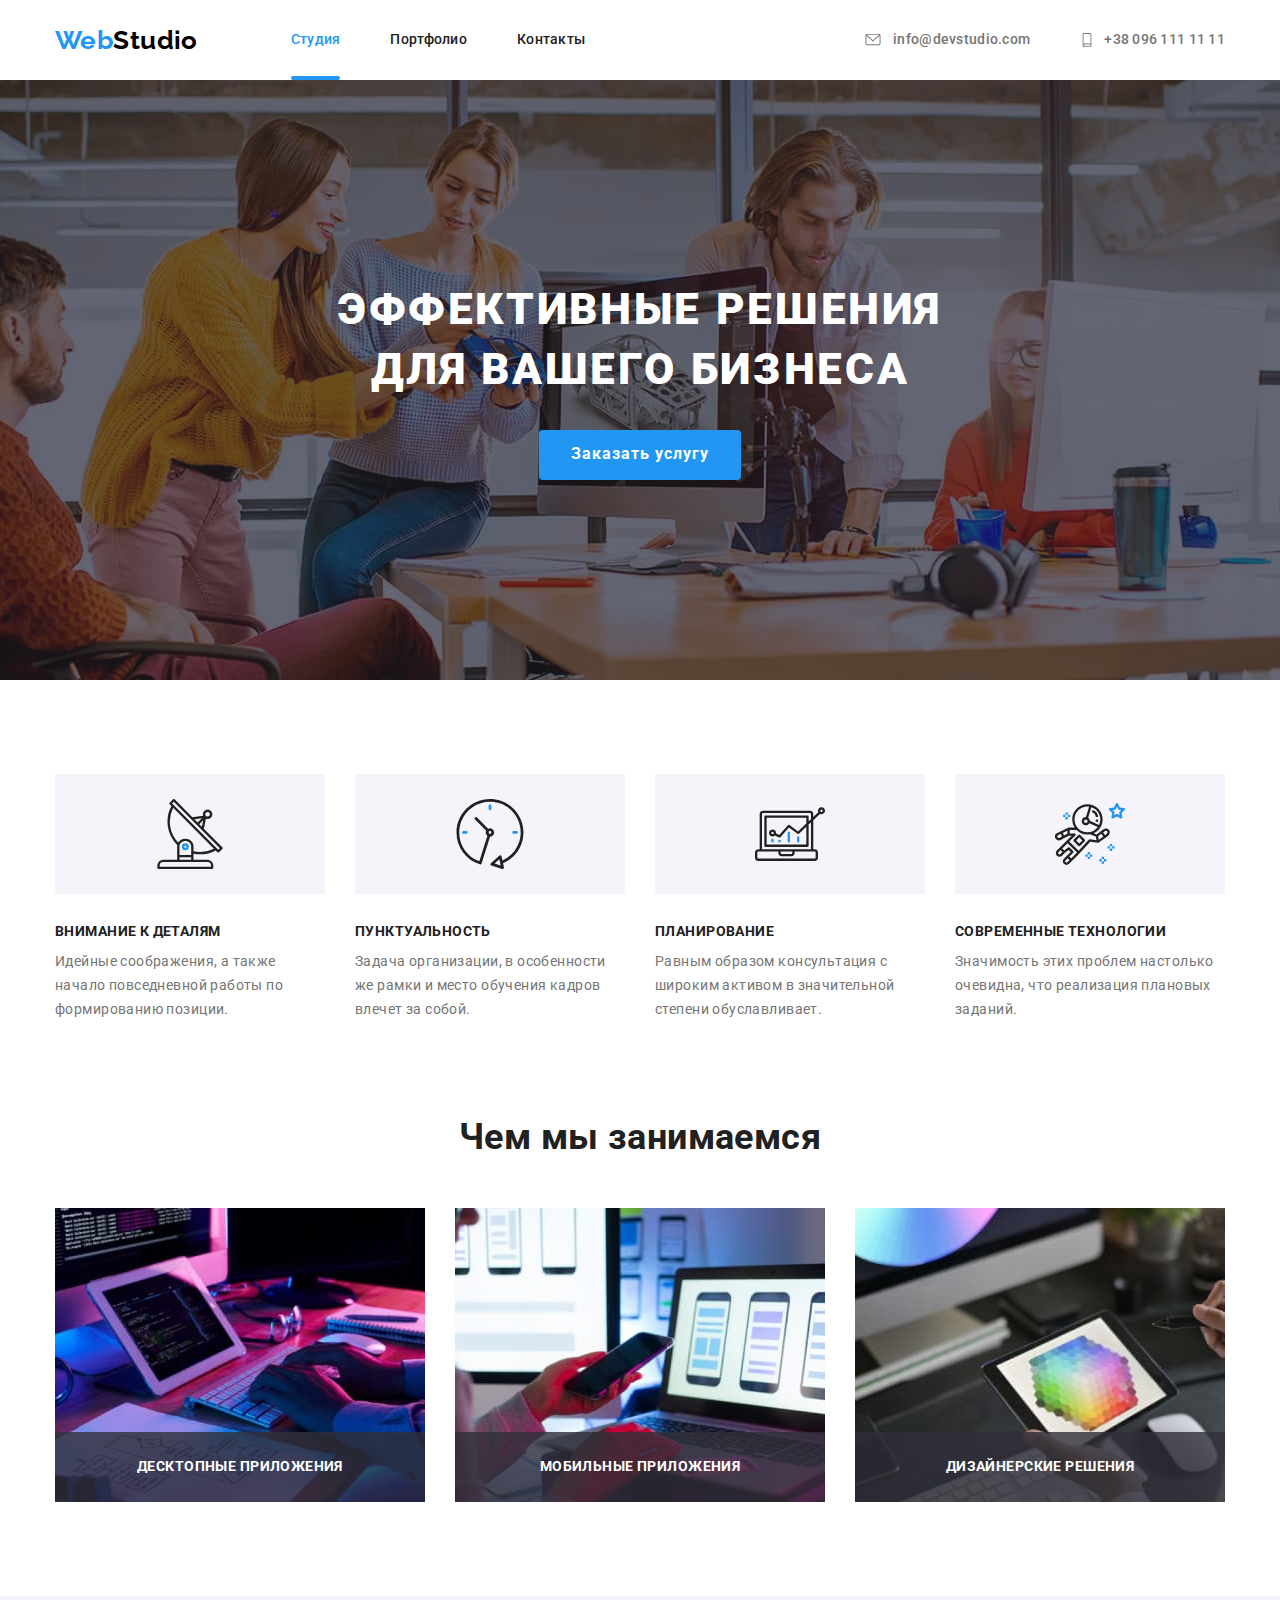
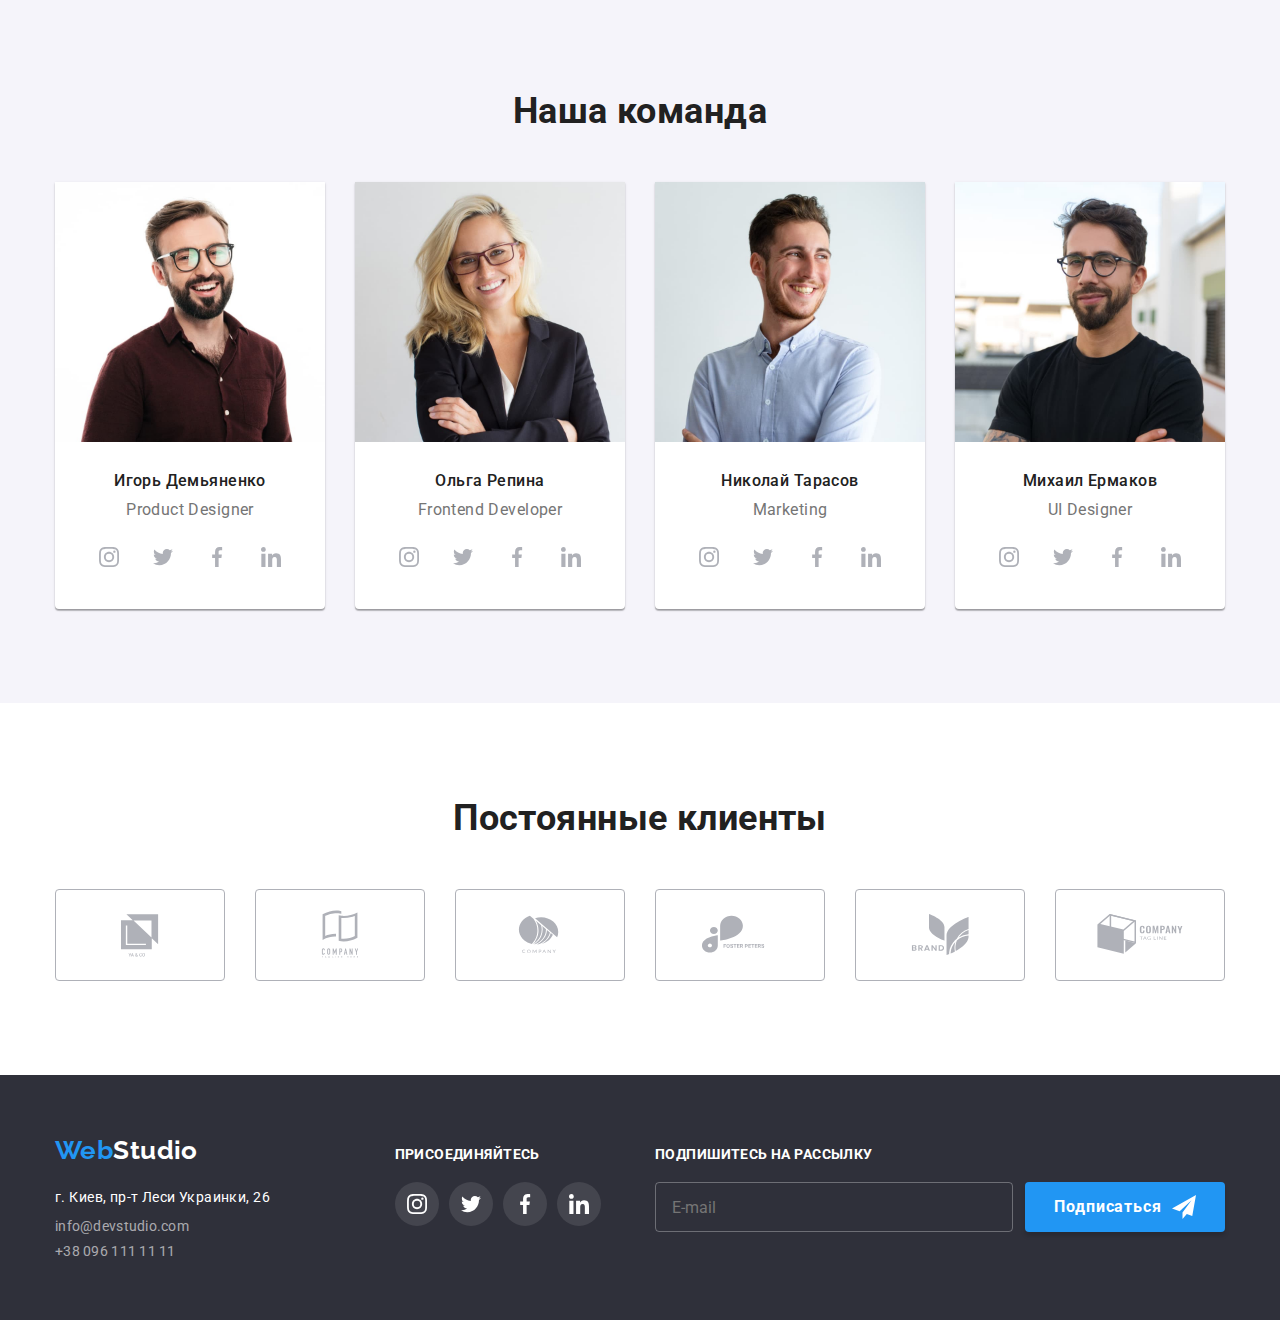
<file: index.html>
<!DOCTYPE html>
<html lang="ru">
  <head>
    <meta charset="UTF-8" />
    <meta http-equiv="X-UA-Compatible" content="IE=edge" />
    <meta name="viewport" content="width=device-width, initial-scale=1.0" />
    <link rel="preconnect" href="https://fonts.googleapis.com" />
    <link rel="preconnect" href="https://fonts.gstatic.com" crossorigin />
    <link href="https://fonts.googleapis.com/css2?family=Raleway:wght@700&family=Roboto:wght@400;500;700;900&display=swap" rel="stylesheet" />
    <link rel="stylesheet" href="https://cdnjs.cloudflare.com/ajax/libs/modern-normalize/1.1.0/modern-normalize.min.css" />
    <link rel="stylesheet" href="./css/main.min.css" />
    <title>Web Studio</title>
  </head>

  <body>
    <!--Header-->
    <header>
      <div class="header container">
        <nav class="header">
          <a href="./index.html" class="logo link"><span class="web">Web</span><span class="studio">Studio</span></a>
          <ul class="site-nav__list list">
            <li class="site-nav__li">
              <a href="./index.html" class="site-nav__link link-active">Студия</a>
            </li>
            <li class="site-nav__li">
              <a href="./portfolio.html" class="site-nav__link link">Портфолио</a>
            </li>
            <li class="site-nav__li">
              <a href="" class="site-nav__link link">Контакты</a>
            </li>
          </ul>
        </nav>
        <ul class="auth-nav list">
          <li class="auth-nav__li">
            <a href="mailto:info@devstudio.com" class="link"><svg class="auth-nav__icon--mail" width="20" height="15">
                <use href="./images/icons.svg#icon-envelope"></use></svg>info@devstudio.com</a>
          </li>
          <li class="auth-nav__li">
            <a href="tel:+380961111111" class="link"><svg class="auth-nav__icon--phone" width="14" height="22">
              <use href="./images/icons.svg#icon-smartphone"></use></svg>+38 096 111 11 11</a>
          </li>
        </ul>
      </div>
    </header>

    <main>
      <!--Main section-->
      <section class="main-index section">
        <div class="container">
          <h1 class="main-index-title">
            Эффективные решения<br />для вашего бизнеса
          </h1>
          <button class="button-index" type="button" data-modal-open>Заказать услугу</button>
        </div>

        <!--Modal window-->
        <div class="backdrop is-hidden" data-modal>
          <div class="modal">
            <div class="modal-box">
              <form class="modal-form">
                <p class="title-style">Оставьте свои данные, мы вам перезвоним</p>

                <label class="label">Имя
                  <svg class="modal-form-icon">
                    <use href="./images/icons.svg#icon-person"></use>
                  </svg>
                  <input type="text" name="username" class="input border-form" required>
                </label>
                <label class="label">Телефон
                  <svg class="modal-form-icon">
                    <use href="./images/icons.svg#icon-phone"></use>
                  </svg>
                  <input type="tel" name="phone-number" class="input border-form" required>
                </label>
                <label class="label">Почта
                  <svg class="modal-form-icon">
                    <use href="./images/icons.svg#icon-email"></use>
                  </svg>
                  <input type="email" name="email" class="input border-form" required>
                </label>
                <label class="label">Комментарий
                  <textarea name="feedback" rows="6" cols="50" placeholder="Введите текст" class="textarea border-form"></textarea>
                </label>

                <label class="checkbox">
                  <input class="checkbox-input" type="checkbox" name="checkbox" value="accept">Соглашаюсь с рассылкой и принимаю  <a href="" class="link-form"> Условия договора</a>
                  <span class="checkbox-icon"></span>
                </label>

                <button type="submit" class="modal-form-button">Отправить</button>
              </form>
            </div>
            <button class="button-modal"  type="button" data-modal-close>
              <svg class="button-modal-icon">
                <use href="./images/icons.svg#icon-close-black"></use>
              </svg>
            </button>
          </div>
        </div>
      </section>

      <!--Features-->
      <section class="features section">
        <div class="container">
          <h2 class="visually-hidden">Преимущества</h2>
          <ul class="features-list list">
            <li class="features-list__li">
              <div class="features-icon">
                <svg class="features-icon__image">
                  <use href="./images/icons.svg#icon-antenna"></use>
                </svg>
              </div>
              <h3 class="features-list__title">Внимание к деталям</h3>
              <p class="features-list__description">Идейные соображения, а также начало повседневной работы по формированию позиции.
              </p>
            </li>
            <li class="features-list__li">
              <div class="features-icon">
                <svg class="features-icon__image">
                  <use href="./images/icons.svg#icon-clock"></use>
                </svg>
              </div>
              <h3 class="features-list__title">Пунктуальность</h3>
              <p class="features-list__description">Задача организации, в особенности же рамки и место обучения кадров влечет за собой.
              </p>
            </li>
            <li class="features-list__li"> 
              <div class="features-icon">
                <svg class="features-icon__image">
                  <use href="./images/icons.svg#icon-diagram"></use>
                </svg>
              </div>
              <h3 class="features-list__title">Планирование</h3>
              <p class="features-list__description">Равным образом консультация с широким активом в значительной степени обуславливает.
              </p>
            </li>
            <li class="features-list__li features-list__li--last">
              <div class="features-icon">
                <svg class="features-icon__image">
                  <use href="./images/icons.svg#icon-astronaut"></use>
                </svg>
              </div>
              <h3 class="features-list__title">Современные технологии</h3>
              <p class="features-list__description">Значимость этих проблем настолько очевидна, что реализация плановых заданий.
              </p>
            </li>
          </ul>
        </div>
      </section>

      <!--Work-->
      <section class="section-work">
        <div class="container">
          <h2 class="work__title">Чем мы занимаемся</h2>
          <ul class="work-list list">
            <li class="work-list__li">
              <img src="./images/programming.jpg" alt="Програмирование" width="370" height="294" />
              <div class="work-list__description">
                <p>Десктопные приложения</p> 
              </div>
            </li>
            <li class="work-list__li">
              <img src="./images/devices.jpg" alt="Выбор девайса для будущего проэкта" width="370" height="294" />
              <div class="work-list__description">
                <p>Мобильные приложения</p> 
              </div>
            </li>
            <li class="work-list__li">
              <img src="./images/design.jpg" alt="Современный дизайн будущего проэкта" width="370" height="294" />
              <div class="work-list__description">
                <p>Дизайнерские решения</p> 
              </div>
            </li>
          </ul>
        </div>
      </section>

      <!--Team-->
      <section class="team section">
        <div class="container">
          <h2 class="team-title">Наша команда</h2>
          <ul class="team-list list">
            <li class="team-list-li">
              <img src="./images/ihor-demianenko.jpg" alt="Игорь Демьяненко" width="270" />
              <div class="team-name-position">
                <h3 class="team-list-name">Игорь Демьяненко</h3>
                <p class="team-list-position">Product Designer</p>

                <ul class="team-social-list list">
                  <li class="team-social-li"><a class="team-social-link link" href="https://www.instagram.com" target="_blank" rel="noopener noreferrer">
                    <svg class="team-list-icon">
                      <use href="./images/icons.svg#icon-instagram"></use>
                    </svg>
                  </a></li>
                  <li class="team-social-li"><a class="team-social-link link" href="https://twitter.com" target="_blank" rel="noopener noreferrer">                    
                    <svg class="team-list-icon">
                    <use href="./images/icons.svg#icon-twitter"></use>
                  </svg></a></li>
                  <li class="team-social-li"><a class="team-social-link link" href="https://www.facebook.com" target="_blank" rel="noopener noreferrer">
                    <svg class="team-list-icon">
                      <use href="./images/icons.svg#icon-facebook"></use>
                    </svg>
                  </a></li>
                  <li class="team-social-li"><a class="team-social-link link" href="https://www.linkedin.com" target="_blank" rel="noopener noreferrer">
                    <svg class="team-list-icon">
                      <use href="./images/icons.svg#icon-linkedin"></use>
                    </svg>
                  </a></li>
                </ul>
              </div>
            </li>
            <li class="team-list-li">
              <img src="./images/olga-repina.jpg" alt="Ольга Репина" width="270" />
              <div class="team-name-position">
                <h3 class="team-list-name">Ольга Репина</h3>
                <p class="team-list-position">Frontend Developer</p>

                <ul class="team-social-list list">
                  <li class="team-social-li"><a class="team-social-link link" href="https://www.instagram.com" target="_blank" rel="noopener noreferrer">
                    <svg class="team-list-icon">
                      <use href="./images/icons.svg#icon-instagram"></use>
                    </svg>
                  </a></li>
                  <li class="team-social-li"><a class="team-social-link link" href="https://twitter.com" target="_blank" rel="noopener noreferrer">                    
                    <svg class="team-list-icon">
                    <use href="./images/icons.svg#icon-twitter"></use>
                  </svg></a></li>
                  <li class="team-social-li"><a class="team-social-link link" href="https://www.facebook.com" target="_blank" rel="noopener noreferrer">
                    <svg class="team-list-icon">
                      <use href="./images/icons.svg#icon-facebook"></use>
                    </svg>
                  </a></li>
                  <li class="team-social-li"><a class="team-social-link link" href="https://www.linkedin.com" target="_blank" rel="noopener noreferrer">
                    <svg class="team-list-icon">
                      <use href="./images/icons.svg#icon-linkedin"></use>
                    </svg>
                  </a></li>
                </ul>
              </div>

            </li>
            <li class="team-list-li">
              <img src="./images/nikolay-tarasov.jpg" alt="Николай Тарасов" width="270" />
              <div class="team-name-position">
                <h3 class="team-list-name">Николай Тарасов</h3>
                <p class="team-list-position">Marketing</p>

                <ul class="team-social-list list">
                  <li class="team-social-li"><a class="team-social-link link" href="https://www.instagram.com" target="_blank" rel="noopener noreferrer">
                    <svg class="team-list-icon">
                      <use href="./images/icons.svg#icon-instagram"></use>
                    </svg>
                  </a></li>
                  <li class="team-social-li"><a class="team-social-link link" href="https://twitter.com" target="_blank" rel="noopener noreferrer">                    
                    <svg class="team-list-icon">
                    <use href="./images/icons.svg#icon-twitter"></use>
                  </svg></a></li>
                  <li class="team-social-li"><a class="team-social-link link" href="https://www.facebook.com" target="_blank" rel="noopener noreferrer">
                    <svg class="team-list-icon">
                      <use href="./images/icons.svg#icon-facebook"></use>
                    </svg>
                  </a></li>
                  <li class="team-social-li"><a class="team-social-link link" href="https://www.linkedin.com" target="_blank" rel="noopener noreferrer">
                    <svg class="team-list-icon">
                      <use href="./images/icons.svg#icon-linkedin"></use>
                    </svg>
                  </a></li>
                </ul>
              </div>

            </li>
            <li class="team-list-li">
              <img src="./images/myhail-ermakov.jpg" alt="Михаил Ермаков" width="270" />
              <div class="team-name-position">
                <h3 class="team-list-name">Михаил Ермаков</h3>
                <p class="team-list-position">UI Designer</p>

                <ul class="team-social-list list">
                  <li class="team-social-li"><a class="team-social-link link" href="https://www.instagram.com" target="_blank" rel="noopener noreferrer">
                    <svg class="team-list-icon">
                      <use href="./images/icons.svg#icon-instagram"></use>
                    </svg>
                  </a></li>
                  <li class="team-social-li"><a class="team-social-link link" href="https://twitter.com" target="_blank" rel="noopener noreferrer">                    
                    <svg class="team-list-icon">
                    <use href="./images/icons.svg#icon-twitter"></use>
                  </svg></a></li>
                  <li class="team-social-li"><a class="team-social-link link" href="https://www.facebook.com" target="_blank" rel="noopener noreferrer">
                    <svg class="team-list-icon">
                      <use href="./images/icons.svg#icon-facebook"></use>
                    </svg>
                  </a></li>
                  <li class="team-social-li"><a class="team-social-link link" href="https://www.linkedin.com" target="_blank" rel="noopener noreferrer">
                    <svg class="team-list-icon">
                      <use href="./images/icons.svg#icon-linkedin"></use>
                    </svg>
                  </a></li>
                </ul>
              </div>
      
            </li>
          </ul>
        </div>
      </section>

       <!--Our clients-->
       <section class="section">
        <div class="container">
          <h2 class="client-title">Постоянные клиенты</h2>
          <ul class="client-list">
            <li class="client-li list">
                <a class="client-link" href=""><svg class="icon-li">
                  <use href="./images/icons.svg#icon-client1"></use></svg></a>
            </li>
            <li class="client-li list">
                <a class="client-link" href=""><svg class="icon-li">
                  <use href="./images/icons.svg#icon-client2"></use></svg></a>
            </li>
            <li class="client-li list">
                <a class="client-link" href=""><svg class="icon-li">
                  <use href="./images/icons.svg#icon-client3"></use></svg></a>
            </li>
            <li class="client-li list">
                <a class="client-link" href=""><svg class="icon-li">
                  <use href="./images/icons.svg#icon-client4"></use></svg></a>
            </li>
            <li class="client-li list">
                <a class="client-link" href=""><svg class="icon-li">
                  <use href="./images/icons.svg#icon-client5"></use></svg></a>
            </li>
            <li class="client-li list">
                <a class="client-link" href=""><svg class="icon-li">
                  <use href="./images/icons.svg#icon-client6"></use></svg></a>
            </li>
          </ul>
        </div>
      </section>
    </main>
    <!--Footer-->
    <footer class="footer">
      <div class="container">
        <div class="footer-box">
        <a href="./index.html" class="logo link"><span class="web">Web</span><span class="studio-footer">Studio</span></a>
        <address>
          <ul class="address list">
            <li>
              <a class="address-link link" href="https://goo.gl/maps/8xAyCc6BftRqbFo67" target="_blank" rel="noopener noreferrer">г. Киев, пр-т Леси Украинки, 26</a>
            </li>
            <li class="footer-nav">
              <a href="mailto:info@devstudio.com" class="link">info@devstudio.com</a>
            </li>
            <li class="footer-nav">
              <a href="tel:+380961111111" class="link">+38 096 111 11 11</a>
            </li>
          </ul>
        </address>
      </div>

        <div class="Footer-social-main">
          <p class="footer-style">присоединяйтесь</p>
          <ul class="footer-social-list list">
            <li class="footer-social-li"><a class="link" href="https://www.instagram.com" target="_blank" rel="noopener noreferrer">
              <svg class="footer-list-icon">
                <use href="./images/icons.svg#icon-instagram"></use>
              </svg>
            </a></li>
            <li class="footer-social-li"><a class="link" href="https://twitter.com" target="_blank" rel="noopener noreferrer">                    
              <svg class="footer-list-icon">
              <use href="./images/icons.svg#icon-twitter"></use>
            </svg></a></li>
            <li class="footer-social-li"><a class="link" href="https://www.facebook.com" target="_blank" rel="noopener noreferrer">
              <svg class="footer-list-icon">
                <use href="./images/icons.svg#icon-facebook"></use>
              </svg>
            </a></li>
            <li class="footer-social-li"><a class="link" href="https://www.linkedin.com" target="_blank" rel="noopener noreferrer">
              <svg class="footer-list-icon">
                <use href="./images/icons.svg#icon-linkedin"></use>
              </svg>
            </a></li>
          </ul>
        </div>

        <div class="footer-newsletter">
          <p class="footer-style">Подпишитесь на рассылку</p>
          <form  class="footer-email">
            <label>
              <input type="email" name="email" placeholder="E-mail" class="email-box">
            </label>
            <button type="submit" class="button-submit">Подписаться
            <svg class="icon-submit">
              <use href="./images/icons.svg#icon-send"></use>
            </svg>
            </button>
          </form>
        </div>
      </div>
    </footer>
    <script src="./js/modal.js"></script>
  </body>
</html>
</file>
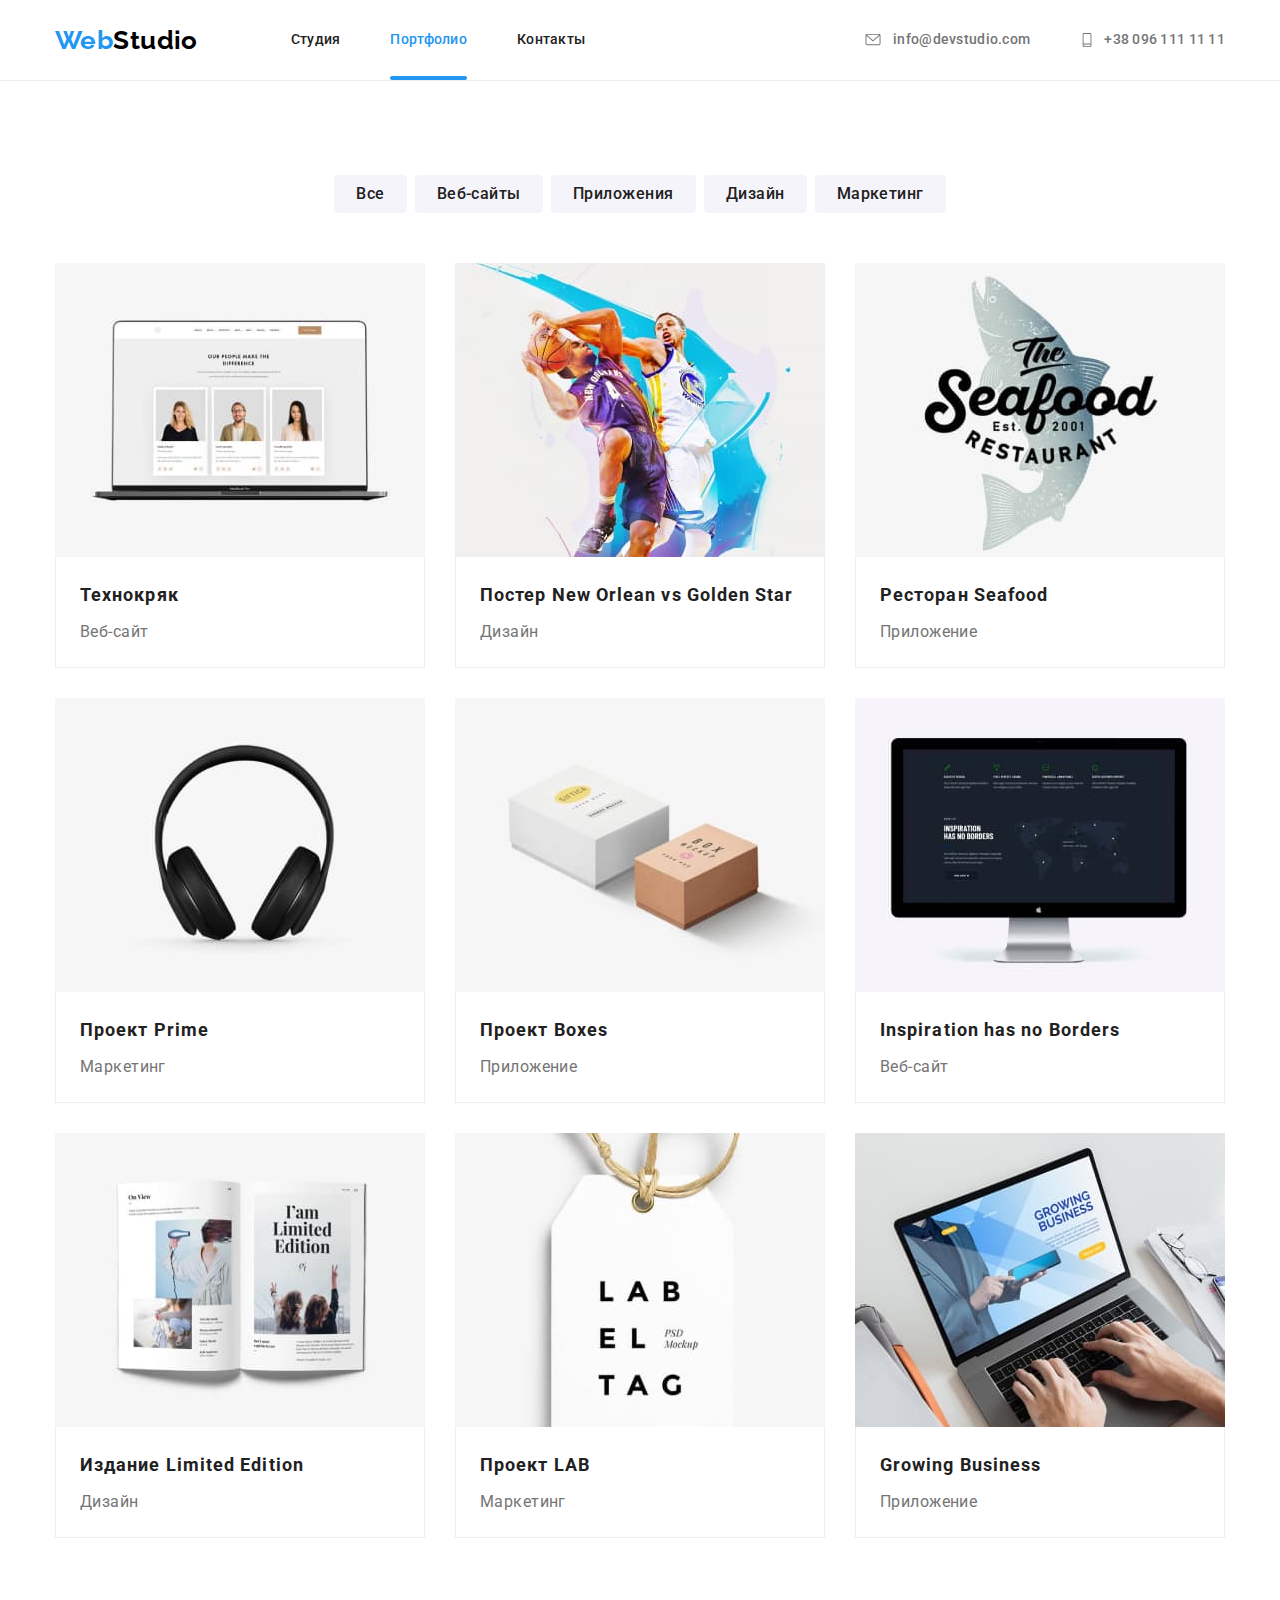
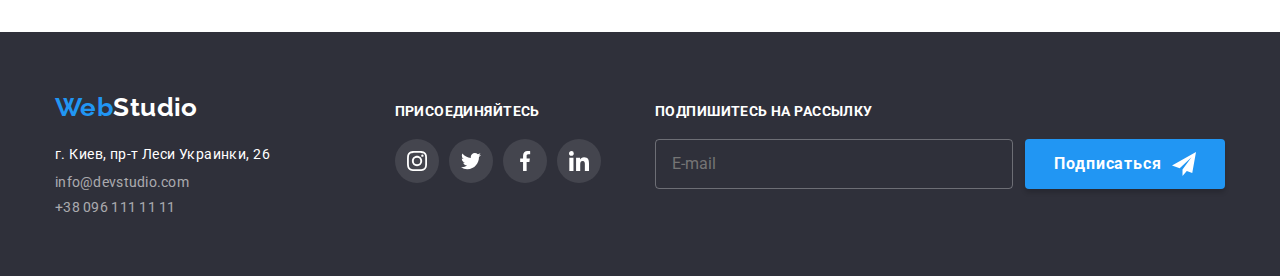
<file: portfolio.html>
<!DOCTYPE html>
<html lang="en">
<head>
    <meta charset="UTF-8">
    <meta http-equiv="X-UA-Compatible" content="IE=edge">
    <meta name="viewport" content="width=device-width, initial-scale=1.0">
    <link rel="preconnect" href="https://fonts.googleapis.com">
    <link rel="preconnect" href="https://fonts.gstatic.com" crossorigin>
    <link href="https://fonts.googleapis.com/css2?family=Raleway:wght@700&family=Roboto:wght@400;500;700;900&display=swap" rel="stylesheet">
    <link rel="stylesheet" href="https://cdnjs.cloudflare.com/ajax/libs/modern-normalize/1.1.0/modern-normalize.min.css">
    <link rel="stylesheet" href="./css/main.min.css" />
    <title>Портфолио</title>
</head>
<body>
<!--Header-->
<header class="portfolio-border">
  <div class="header container">
    <nav class="header">
      <a href="./index.html" class="logo link"><span class="web">Web</span><span class="studio">Studio</span></a>
      <ul class="site-nav__list list">
        <li class="site-nav__li">
          <a href="./index.html" class="site-nav__link link">Студия</a>
        </li>
        <li class="site-nav__li">
          <a href="./portfolio.html" class="site-nav__link link-active">Портфолио</a>
        </li>
        <li class="site-nav__li">
          <a href="" class="site-nav__link link">Контакты</a>
        </li>
      </ul>
    </nav>
    <ul class="auth-nav list">
      <li class="auth-nav__li">
        <a href="mailto:info@devstudio.com" class="link"><svg class="auth-nav__icon--mail" width="20" height="15">
            <use href="./images/icons.svg#icon-envelope"></use></svg>info@devstudio.com</a>
      </li>
      <li class="auth-nav__li">
        <a href="tel:+380961111111" class="link"><svg class="auth-nav__icon--phone" width="14" height="22">
          <use href="./images/icons.svg#icon-smartphone"></use></svg>+38 096 111 11 11</a>
      </li>
    </ul>
  </div>
</header>

<!-- Main section-->
    <main>  
        <section class="section">
            <div class="container">
            <h1 class="visually-hidden">Портфолио</h1>
            <ul class="buttons list">
                <li class="button-li"><button class="button-portfolio" type="button">Все</button></li>
                <li class="button-li"><button class="button-portfolio" type="button">Веб-сайты</button></li>
                <li class="button-li"><button class="button-portfolio" type="button">Приложения</button></li>
                <li class="button-li"><button class="button-portfolio" type="button">Дизайн</button></li>
                <li class="button-li"><button class="button-portfolio" type="button">Маркетинг</button></li>
            </ul>
            <ul class="portfolio-list">
                <li class="portfolio-list-li">
                    <a href="" class="portfolio-box link">
                        <div class="portfolio-action">
                          <img src="./images/portfolio/techno-crack.jpg" alt="Techno-crack" width="370" height="294">
                          <div class="portfolio-overlay">
                            <p>Ресурс предлагает комплексные предложения с разным уровнем функционала и сервисов. Все это позволит посетителю получить исчерпывающие сведения о компании или частном лице.</p>
                          </div>
                        </div>        
                        <div class="portfolio-div">
                        <h2 class="portfolio-list-name">Технокряк</h2>
                        <p class="portfolio-list-type">Веб-сайт</p></div>
                    </a>
                </li>
                <li class="portfolio-list-li">
                    <a href="" class="portfolio-box link">
                      <div class="portfolio-action">
                        <img src="./images/portfolio/poster.jpg" alt="Poster" width="370" height="294">
                        <div class="portfolio-overlay">
                          <p>Ресурс предлагает комплексные предложения с разным уровнем функционала и сервисов. Все это позволит посетителю получить исчерпывающие сведения о компании или частном лице.</p>
                        </div>
                      </div>
                        <div class="portfolio-div">
                        <h2 class="portfolio-list-name">Постер New Orlean vs Golden Star</h2>
                        <p class="portfolio-list-type">Дизайн</p></div>
                    </a>
                </li>
                <li class="portfolio-list-li">
                    <a href="" class="portfolio-box link">
                      <div class="portfolio-action">
                        <img src="./images/portfolio/seafood.jpg" alt="Seafood" width="370" height="294">
                        <div class="portfolio-overlay">
                          <p>Ресурс предлагает комплексные предложения с разным уровнем функционала и сервисов. Все это позволит посетителю получить исчерпывающие сведения о компании или частном лице.</p>
                        </div>
                      </div>
                        <div class="portfolio-div">
                        <h2 class="portfolio-list-name">Ресторан Seafood</h2>
                        <p class="portfolio-list-type">Приложение</p></div>
                    </a>
                </li>
                <li class="portfolio-list-li">
                    <a href="" class="portfolio-box link">
                      <div class="portfolio-action">
                        <img src="./images/portfolio/prime.jpg" alt="Prime" width="370" height="294">
                        <div class="portfolio-overlay">
                          <p>Ресурс предлагает комплексные предложения с разным уровнем функционала и сервисов. Все это позволит посетителю получить исчерпывающие сведения о компании или частном лице.</p>
                        </div>
                      </div>
                        <div class="portfolio-div">
                        <h2 class="portfolio-list-name">Проект Prime</h2>
                        <p class="portfolio-list-type">Маркетинг</p></div>
                    </a>
                </li>
                <li class="portfolio-list-li">
                    <a href="" class="portfolio-box link">
                      <div class="portfolio-action">
                        <img src="./images/portfolio/boxes.jpg" alt="Boxes" width="370" height="294">
                        <div class="portfolio-overlay">
                          <p>Ресурс предлагает комплексные предложения с разным уровнем функционала и сервисов. Все это позволит посетителю получить исчерпывающие сведения о компании или частном лице.</p>
                        </div>
                      </div>
                        <div class="portfolio-div">
                        <h2 class="portfolio-list-name">Проект Boxes</h2>
                        <p class="portfolio-list-type">Приложение</p></div>
                    </a>
                </li>
                <li class="portfolio-list-li">
                    <a href="" class="portfolio-box link">
                      <div class="portfolio-action">
                        <img src="./images/portfolio/inspiration.jpg" alt="Inspiration" width="370" height="294">
                        <div class="portfolio-overlay">
                          <p>Ресурс предлагает комплексные предложения с разным уровнем функционала и сервисов. Все это позволит посетителю получить исчерпывающие сведения о компании или частном лице.</p>
                        </div>
                      </div>
                        <div class="portfolio-div">
                        <h2 class="portfolio-list-name">Inspiration has no Borders</h2>
                        <p class="portfolio-list-type">Веб-сайт</p></div>
                    </a>
                </li>
                <li class="portfolio-list-li">
                    <a href="" class="portfolio-box link">
                      <div class="portfolio-action">
                        <img src="./images/portfolio/limited-edition.jpg" alt="Limited" width="370" height="294">
                        <div class="portfolio-overlay">
                          <p>Ресурс предлагает комплексные предложения с разным уровнем функционала и сервисов. Все это позволит посетителю получить исчерпывающие сведения о компании или частном лице.</p>
                        </div>
                      </div>
                        <div class="portfolio-div">
                        <h2 class="portfolio-list-name">Издание Limited Edition</h2>
                        <p class="portfolio-list-type">Дизайн</p></div>
                    </a>
                </li>
                <li class="portfolio-list-li">
                    <a href="" class="portfolio-box link">
                      <div class="portfolio-action">
                        <img  src="./images/portfolio/lab.jpg" alt="Project Lab" width="370" height="294">
                        <div class="portfolio-overlay">
                          <p>Ресурс предлагает комплексные предложения с разным уровнем функционала и сервисов. Все это позволит посетителю получить исчерпывающие сведения о компании или частном лице.</p>
                        </div>
                      </div>
                        <div class="portfolio-div">
                        <h2 class="portfolio-list-name">Проект LAB</h2>
                        <p class="portfolio-list-type">Маркетинг</p></div>
                    </a>
                </li>
                <li class="portfolio-list-li">
                    <a href="" class="portfolio-box link">
                      <div class="portfolio-action">
                        <img src="./images/portfolio/growing-business.jpg" alt="Growing Business" width="370" height="294">
                        <div class="portfolio-overlay">
                          <p>Ресурс предлагает комплексные предложения с разным уровнем функционала и сервисов. Все это позволит посетителю получить исчерпывающие сведения о компании или частном лице.</p>
                        </div>
                      </div>
                        <div class="portfolio-div">
                        <h2 class="portfolio-list-name">Growing Business</h2>
                        <p class="portfolio-list-type">Приложение</p></div>
                    </a>
                </li>
            </ul>
            </div>
        </section>
    </main>

<!--Footer-->
<footer class="footer">
  <div class="container">
    <div class="footer-box">
    <a href="./index.html" class="logo link"><span class="web">Web</span><span class="studio-footer">Studio</span></a>
    <address>
      <ul class="address list">
        <li>
          <a class="address-link link" href="https://goo.gl/maps/8xAyCc6BftRqbFo67" target="_blank" rel="noopener noreferrer">г. Киев, пр-т Леси Украинки, 26</a>
        </li>
        <li class="footer-nav">
          <a href="mailto:info@devstudio.com" class="link">info@devstudio.com</a>
        </li>
        <li class="footer-nav">
          <a href="tel:+380961111111" class="link">+38 096 111 11 11</a>
        </li>
      </ul>
    </address>
  </div>

    <div class="Footer-social-main">
      <p class="footer-style">присоединяйтесь</p>
      <ul class="footer-social-list list">
        <li class="footer-social-li"><a class="link" href="https://www.instagram.com" target="_blank" rel="noopener noreferrer">
          <svg class="footer-list-icon">
            <use href="./images/icons.svg#icon-instagram"></use>
          </svg>
        </a></li>
        <li class="footer-social-li"><a class="link" href="https://twitter.com" target="_blank" rel="noopener noreferrer">                    
          <svg class="footer-list-icon">
          <use href="./images/icons.svg#icon-twitter"></use>
        </svg></a></li>
        <li class="footer-social-li"><a class="link" href="https://www.facebook.com" target="_blank" rel="noopener noreferrer">
          <svg class="footer-list-icon">
            <use href="./images/icons.svg#icon-facebook"></use>
          </svg>
        </a></li>
        <li class="footer-social-li"><a class="link" href="https://www.linkedin.com" target="_blank" rel="noopener noreferrer">
          <svg class="footer-list-icon">
            <use href="./images/icons.svg#icon-linkedin"></use>
          </svg>
        </a></li>
      </ul>
    </div>

    <div class="footer-newsletter">
      <p class="footer-style">Подпишитесь на рассылку</p>
      <form  class="footer-email">
        <label for="email">
          <input type="email" name="email" placeholder="E-mail" class="email-box">
        </label>
        <button type="submit" class="button-submit">Подписаться
        <svg class="icon-submit">
          <use href="./images/icons.svg#icon-send"></use>
        </svg>
        </button>
      </form>
    </div>
  </div>
</footer>
</body>
</html>
</file>
<file: css/main.min.css>
.auth-nav .link,.button-submit,.modal-form-button,.button-modal,.features-icon,.client-link,.team-social-list,.team-social-li,.buttons{display:-webkit-box;display:-ms-flexbox;display:flex;-webkit-box-align:center;-ms-flex-align:center;align-items:center;-webkit-box-pack:center;-ms-flex-pack:center;justify-content:center}.visually-hidden{position:absolute;width:1px;height:1px;margin:-1px;border:0;padding:0;white-space:nowrap;-webkit-clip-path:inset(100%);clip-path:inset(100%);clip:rect(0 0 0 0);overflow:hidden}body{background-color:#fff;font-family:Roboto, sans-serif;color:#212121;letter-spacing:0.03em;font-size:14px}h1,h2,h3,p,section{margin-top:0;margin-bottom:0}img{display:block;max-width:100%;height:auto}.container{width:1200px;margin-left:auto;margin-right:auto;padding-left:15px;padding-right:15px}.section{padding-top:94px;padding-bottom:94px}.link{text-decoration:none}.list{list-style:none;padding:0;margin:0}.logo{font-family:Raleway, sans-serif;font-weight:700;font-size:26px;line-height:1.19;margin-right:93px}.web{color:#2196f3}.studio{color:#000}.studio-footer{color:#fff}.header{display:-webkit-box;display:-ms-flexbox;display:flex;-webkit-box-orient:horizontal;-webkit-box-direction:normal;-ms-flex-direction:row;flex-direction:row;-webkit-box-align:center;-ms-flex-align:center;align-items:center;background-color:#fff}.site-nav__list{display:-webkit-box;display:-ms-flexbox;display:flex;font-weight:500;line-height:1.14;letter-spacing:0.02em}.site-nav__link{display:block;padding-top:32px;padding-bottom:32px}.site-nav__li:not(:last-child){margin-right:50px}.link-active{position:relative;color:#2196f3;text-decoration:none}.link-active::after{content:'';position:absolute;bottom:0;display:block;width:100%;height:4px;background-color:#2196f3;border-radius:2px}.site-nav__list .link{color:#212121;-webkit-transition:color 250ms cubic-bezier(0.4, 0, 0.2, 1);transition:color 250ms cubic-bezier(0.4, 0, 0.2, 1)}.site-nav__list .link:hover,.site-nav__list .link:focus,.site-nav__list .link:active{color:#2196f3}.auth-nav{display:-webkit-box;display:-ms-flexbox;display:flex;margin-left:auto;font-weight:500;line-height:1.14;letter-spacing:0.02em}.auth-nav__li{margin-bottom:auto;margin-top:auto}.auth-nav__li:not(:last-child){margin-right:50px}.auth-nav .link{color:#757575;font-style:normal;-webkit-transition:color 250ms cubic-bezier(0.4, 0, 0.2, 1);transition:color 250ms cubic-bezier(0.4, 0, 0.2, 1)}.auth-nav .link:hover,.auth-nav .link:focus,.auth-nav .link:active{color:#2196f3}.auth-nav__icon--mail,.auth-nav__icon--phone{vertical-align:middle;margin-right:10px;margin-top:auto;margin-bottom:auto;fill:currentColor}.auth-nav__icon--mail:hover,.auth-nav__icon--phone:hover,.auth-nav__icon--mail:focus,.auth-nav__icon--phone:focus{color:#2196f3;fill:#2196f3}.footer{display:-webkit-box;display:-ms-flexbox;display:flex;background-color:#2f303a;padding-top:60px;padding-bottom:60px}.footer .container{display:-webkit-box;display:-ms-flexbox;display:flex;-webkit-box-orient:horizontal;-webkit-box-direction:normal;-ms-flex-direction:row;flex-direction:row;-webkit-box-pack:justify;-ms-flex-pack:justify;justify-content:space-between;-webkit-box-align:baseline;-ms-flex-align:baseline;align-items:baseline}.address{margin-top:20px;margin-bottom:0;margin-right:70px}.address-link{margin-bottom:0;font-style:normal;line-height:1.71;color:#fff}.footer-nav{margin-top:9px;line-height:1.14;letter-spacing:0.02em}.footer-nav .link{color:rgba(255,255,255,0.6);font-style:normal;text-decoration:none}.footer-social-main{display:-webkit-box;display:-ms-flexbox;display:flex;margin:0 32px 30px 32px}.footer-style{font-style:normal;font-weight:700;line-height:16px;letter-spacing:0.03em;text-transform:uppercase;color:#fff;margin-bottom:20px}.footer-social-list{display:-webkit-box;display:-ms-flexbox;display:flex}.footer-social-li,.footer-social-li:hover,.footer-social-li:focus{width:44px;height:44px;background-color:rgba(255,255,255,0.1);border-radius:50%;-webkit-transition:background-color 250ms cubic-bezier(0.4, 0, 0.2, 1),color 250ms cubic-bezier(0.4, 0, 0.2, 1);transition:background-color 250ms cubic-bezier(0.4, 0, 0.2, 1),color 250ms cubic-bezier(0.4, 0, 0.2, 1)}.footer-social-li:not(:last-child){margin-right:10px}.footer-social-li:hover,.footer-social-li:focus{background-color:#2196f3}.footer-list-icon,.footer-list-icon:hover,.footer-list-icon:focus{width:20px;height:20px;margin:12px;fill:#fff}.footer-email{display:-webkit-box;display:-ms-flexbox;display:flex;-webkit-box-orient:horizontal;-webkit-box-direction:normal;-ms-flex-direction:row;flex-direction:row}.email-box{width:358px;height:50px;margin-right:12px;padding:15px 16px;font-size:16px;line-height:1.25;background-color:transparent;color:#fff;border:1px solid rgba(255,255,255,0.3);-webkit-box-sizing:border-box;box-sizing:border-box;-webkit-filter:drop-shadow 0px 4px 4px rgba(0,0,0,0.15);filter:drop-shadow 0px 4px 4px rgba(0,0,0,0.15);border-radius:4px}.button-submit{width:200px;height:50px;font-weight:700;font-size:16px;line-height:1.88;letter-spacing:0.06em;cursor:pointer;color:#fff;background-color:#2196f3;-webkit-box-shadow:0px 4px 4px rgba(0,0,0,0.15);box-shadow:0px 4px 4px rgba(0,0,0,0.15);border-radius:4px;border:#2196f3}.icon-submit{width:24px;height:24px;margin-left:10px}.main-index{margin-left:auto;margin-right:auto;padding-top:200px;padding-bottom:200px;font-weight:900;font-size:44px;line-height:1.36;text-align:center;letter-spacing:0.06em;text-transform:uppercase;min-height:600px;max-width:1600px;background-image:-webkit-gradient(linear, left top, right top, from(rgba(47,48,58,0.4)), to(rgba(47,48,58,0.4))),url(../images/hero.jpg);background-image:linear-gradient(to right, rgba(47,48,58,0.4), rgba(47,48,58,0.4)),url(../images/hero.jpg);background-repeat:no-repeat;background-size:cover;background-position:center}.main-index-title{font-weight:900;font-size:44px;line-height:1.36;text-align:center;letter-spacing:0.06em;text-transform:uppercase;color:#fff}.button-index{margin-top:30px;border-radius:4px;padding:10px 32px;min-width:200px;height:50px;font-size:16px;font-weight:700;letter-spacing:0.06em;text-align:center;cursor:pointer;color:#fff;background-color:#2196f3;border:transparent;-webkit-transition:background-color 250ms cubic-bezier(0.4, 0, 0.2, 1);transition:background-color 250ms cubic-bezier(0.4, 0, 0.2, 1)}.button-index:hover,.button-index:focus{cursor:pointer;color:#fff;background-color:#188ce8}.backdrop{position:fixed;top:0;left:0;width:100%;height:100%;z-index:2;background-color:rgba(0,0,0,0.2);opacity:1;-webkit-transition:opacity 250ms cubic-bezier(0.4, 0, 0.2, 1);transition:opacity 250ms cubic-bezier(0.4, 0, 0.2, 1)}.backdrop.is-hidden{opacity:0;pointer-events:none;visibility:hidden}.backdrop.is-hidden .modal{-webkit-transform:translate(-50%, -50%) scale(0.5);transform:translate(-50%, -50%) scale(0.5)}.modal{display:-webkit-box;display:-ms-flexbox;display:flex;-webkit-box-pack:end;-ms-flex-pack:end;justify-content:flex-end;position:absolute;top:50%;left:50%;-webkit-transform:translate(-50%, -50%) scale(1);transform:translate(-50%, -50%) scale(1);-webkit-transition:-webkit-transform 250ms cubic-bezier(0.4, 0, 0.2, 1);transition:-webkit-transform 250ms cubic-bezier(0.4, 0, 0.2, 1);transition:transform 250ms cubic-bezier(0.4, 0, 0.2, 1);transition:transform 250ms cubic-bezier(0.4, 0, 0.2, 1), -webkit-transform 250ms cubic-bezier(0.4, 0, 0.2, 1);min-width:528px;min-height:581px;padding:8px;background-color:#fff;-webkit-box-shadow:0px 1px 3px rgba(0,0,0,0.12),0px 1px 1px rgba(0,0,0,0.14),0px 2px 1px rgba(0,0,0,0.2);box-shadow:0px 1px 3px rgba(0,0,0,0.12),0px 1px 1px rgba(0,0,0,0.14),0px 2px 1px rgba(0,0,0,0.2);border-radius:4px}.modal-box{padding:32px 32px 32px 32px}.modal-form{display:-webkit-box;display:-ms-flexbox;display:flex;-webkit-box-orient:vertical;-webkit-box-direction:normal;-ms-flex-direction:column;flex-direction:column;-webkit-box-align:center;-ms-flex-align:center;align-items:center;font-weight:400;font-size:12px;line-height:1.17;letter-spacing:0.01em;text-transform:none}.title-style{font-weight:700;font-size:20px;line-height:1.15;font-style:normal;letter-spacing:0.03em;text-transform:none;margin-bottom:12px}.input{width:100%;padding:14px 14px 14px 42px;margin-top:4px;border:1px solid rgba(33,33,33,0.2);-webkit-box-sizing:border-box;box-sizing:border-box;border-radius:4px;cursor:pointer}.label{position:relative;width:100%;margin-bottom:10px;text-align:start;color:#757575}.modal-form-icon{display:inline;position:absolute;top:48%;left:15px;width:18px;height:18px;-webkit-transition:border 250ms cubic-bezier(0.4, 0, 0.2, 1);transition:border 250ms cubic-bezier(0.4, 0, 0.2, 1)}.label:focus-within>.modal-form-icon,label:hover>.modal-form-icon{fill:#2196f3}.textarea{display:inline-block;width:100%;resize:none;padding:12px 16px;margin-top:4px}.border-form{border:1px solid rgba(33,33,33,0.2);-webkit-box-sizing:border-box;box-sizing:border-box;border-radius:4px;cursor:pointer;-webkit-transition:border 250ms cubic-bezier(0.4, 0, 0.2, 1);transition:border 250ms cubic-bezier(0.4, 0, 0.2, 1)}.border-form:focus,.border-form:hover{outline:none;border:1px solid #2196f3;background-origin:border-box}.checkbox{position:relative;margin-top:10px;margin-bottom:30px;padding-left:36px;font-size:14px;font-weight:400;font-size:14px;line-height:1.71;letter-spacing:0.03em;color:#757575;cursor:pointer}.checkbox-input{position:absolute;appearance:none;-webkit-appearance:none;-moz-appearance:none}.checkbox-icon{position:absolute;margin-left:5px;top:0;left:0;-webkit-transform:translate(55%, 20%);transform:translate(55%, 20%);width:16px;height:15px;background-image:url(../images/Vector.svg);-webkit-transition:background-color 250ms cubic-bezier(0.4, 0, 0.2, 1);transition:background-color 250ms cubic-bezier(0.4, 0, 0.2, 1)}.checkbox-input:checked ~ .checkbox-icon{background-image:url(../images/icon-check.svg)}.link-form{color:#2196f3}.modal-form-button{width:200px;height:50px;font-weight:700;font-size:16px;line-height:1.88;letter-spacing:0.06em;color:#fff;background-color:#2196f3;-webkit-box-shadow:0px 4px 4px rgba(0,0,0,0.15);box-shadow:0px 4px 4px rgba(0,0,0,0.15);border-radius:4px;border:inherit;cursor:pointer;-webkit-transition:background-color 250ms cubic-bezier(0.4, 0, 0.2, 1);transition:background-color 250ms cubic-bezier(0.4, 0, 0.2, 1)}.modal-form-button:hover,.modal-form-button:focus{background-color:#188ce8}.button-modal{position:absolute;width:30px;height:30px;cursor:pointer;background:#fff;border:1px solid rgba(0,0,0,0.1);border-radius:50%}.button-modal-icon{width:18px;height:18px;fill:#000;-webkit-transition:fill 250ms cubic-bezier(0.4, 0, 0.2, 1);transition:fill 250ms cubic-bezier(0.4, 0, 0.2, 1)}.button-modal:focus .button-modal-icon,.button-modal:hover .button-modal-icon{fill:#2196f3}.features{background-color:#fff}.features-list{display:-webkit-box;display:-ms-flexbox;display:flex;margin-top:0;margin-bottom:0}.features-list__li{width:270px}.features-list__li:not(:last-child){margin-right:30px}.features-list__title{margin-bottom:10px;font-size:14px;font-weight:700;line-height:1.14;text-transform:uppercase}.features-list__description{font-size:14px;line-height:1.71;color:#757575}.features-icon{width:270px;height:120px;margin-bottom:30px;background-color:#f5f4fa}.features-icon__image{width:70px;height:70px}.section-work{padding-top:0;padding-bottom:94px;background-color:#fff}.work__title{margin-bottom:50px;font-weight:700;font-size:36px;line-height:1.17;text-align:center}.work-list{display:-webkit-box;display:-ms-flexbox;display:flex;margin-top:0}.work-list__li{position:relative}.work-list__li:not(:last-child){margin-right:30px}.work-list__description{position:absolute;right:0;bottom:0;min-height:70px;min-width:370px;padding-top:27px;text-align:center;z-index:1;color:#fff;background:rgba(47,48,58,0.8)}.work-list__description p{font-weight:700;line-height:1.14;text-align:center;text-transform:uppercase}.client-title{margin-bottom:50px;font-weight:700;font-size:36px;line-height:1.17;text-align:center}.client-list{display:-webkit-box;display:-ms-flexbox;display:flex;margin-top:0;margin-bottom:0;padding-left:0}.client-li{padding:auto;vertical-align:middle}.client-li:not(:last-child){margin-right:30px}.client-link{width:170px;height:92px;color:#afb1b8;border:1px solid #afb1b8;border-radius:4px;-webkit-transition:background-color 250ms cubic-bezier(0.4, 0, 0.2, 1),color 250ms cubic-bezier(0.4, 0, 0.2, 1);transition:background-color 250ms cubic-bezier(0.4, 0, 0.2, 1),color 250ms cubic-bezier(0.4, 0, 0.2, 1)}.client-link:hover,.client-link:focus{color:#2196f3;fill:#2196f3;border:1px solid #2196f3}.icon-li{width:106px;height:60px;fill:currentColor}.team-title{margin-bottom:50px;font-weight:700;font-size:36px;line-height:1.17;text-align:center}.team{background-color:#f5f4fa}.team-list{display:-webkit-box;display:-ms-flexbox;display:flex;margin-top:0;margin-bottom:0}.team-list-li{background-color:#fff;border-radius:0px 0px 4px 4px;-webkit-box-shadow:0px 1px 3px rgba(0,0,0,0.12),0px 1px 1px rgba(0,0,0,0.14),0px 2px 1px rgba(0,0,0,0.2);box-shadow:0px 1px 3px rgba(0,0,0,0.12),0px 1px 1px rgba(0,0,0,0.14),0px 2px 1px rgba(0,0,0,0.2)}.team-list-li:not(:last-child){margin-right:30px}.team-list-name{text-align:center;margin-bottom:10px;font-weight:500;font-size:16px;color:#212121}.team-list-position{text-align:center;font-size:16px;line-height:1.19;color:#757575}.team-name-position{margin-top:30px;margin-bottom:30px}.team-social-list{margin-top:16px}.team-social-li:not(:last-child){margin-right:10px}.team-social-link{width:44px;height:44px;color:#fff;border-radius:50%;-webkit-transition:background-color 250ms cubic-bezier(0.4, 0, 0.2, 1),color 250ms cubic-bezier(0.4, 0, 0.2, 1);transition:background-color 250ms cubic-bezier(0.4, 0, 0.2, 1),color 250ms cubic-bezier(0.4, 0, 0.2, 1)}.team-social-link:hover,.team-social-link:focus{color:#fff;background-color:#2196f3;border-radius:50%}.team-list-icon{padding:12px;width:44px;height:44px;fill:#afb1b8;-webkit-transition:fill 250ms cubic-bezier(0.4, 0, 0.2, 1);transition:fill 250ms cubic-bezier(0.4, 0, 0.2, 1)}.team-list-icon:hover,.team-list-icon:focus{fill:currentColor}.portfolio-border{border-bottom:1px solid #ececec}.buttons{margin-top:0;margin-bottom:50px}.button-li:not(:last-child){margin-right:8px}.button-portfolio{display:inline-block;padding:6px 22px;border-radius:4px;font-weight:500;font-size:16px;line-height:1.62;letter-spacing:0.03em;text-align:center;cursor:pointer;color:#212121;background-color:#f5f4fa;border:transparent;-webkit-transition:background-color 250ms cubic-bezier(0.4, 0, 0.2, 1),color 250ms cubic-bezier(0.4, 0, 0.2, 1);transition:background-color 250ms cubic-bezier(0.4, 0, 0.2, 1),color 250ms cubic-bezier(0.4, 0, 0.2, 1)}.button-portfolio:hover,.button-portfolio:focus{color:#fff;background-color:#2196f3;-webkit-box-shadow:0px 3px 1px rgba(0,0,0,0.1),0px 1px 2px rgba(0,0,0,0.08),0px 2px 2px rgba(0,0,0,0.12);box-shadow:0px 3px 1px rgba(0,0,0,0.1),0px 1px 2px rgba(0,0,0,0.08),0px 2px 2px rgba(0,0,0,0.12)}.portfolio-list{display:-webkit-box;display:-ms-flexbox;display:flex;-ms-flex-wrap:wrap;flex-wrap:wrap;margin-top:0;margin-bottom:0;padding-left:0;text-decoration:none;list-style:none}.portfolio-list-li{margin-right:30px;margin-bottom:30px;-webkit-box-sizing:border-box;box-sizing:border-box;background-color:#fff}.portfolio-list-li:nth-child(3n){margin-right:0}.portfolio-list-li:nth-last-child(-n+3){margin-bottom:0}.portfolio-list-name{margin-bottom:4px;font-weight:700;font-size:18px;line-height:2;letter-spacing:0.06em;color:#212121}.portfolio-list-type{font-size:16px;line-height:1.87;color:#757575}.portfolio-box{display:inline-block;-webkit-box-sizing:border-box;box-sizing:border-box;-webkit-transition:-webkit-box-shadow 250ms cubic-bezier(0.4, 0, 0.2, 1);transition:-webkit-box-shadow 250ms cubic-bezier(0.4, 0, 0.2, 1);transition:box-shadow 250ms cubic-bezier(0.4, 0, 0.2, 1);transition:box-shadow 250ms cubic-bezier(0.4, 0, 0.2, 1), -webkit-box-shadow 250ms cubic-bezier(0.4, 0, 0.2, 1)}.portfolio-box:hover,.portfolio-box:focus{-webkit-box-shadow:0px 1px 1px rgba(0,0,0,0.12),0px 4px 4px rgba(0,0,0,0.06),1px 4px 6px rgba(0,0,0,0.16);box-shadow:0px 1px 1px rgba(0,0,0,0.12),0px 4px 4px rgba(0,0,0,0.06),1px 4px 6px rgba(0,0,0,0.16)}.portfolio-action{position:relative;overflow:hidden}.portfolio-overlay{display:inline-block;position:absolute;width:370px;height:295px;top:0;left:0;-webkit-transform:translateY(100%);transform:translateY(100%);-webkit-transition:-webkit-transform 250ms cubic-bezier(0.4, 0, 0.2, 1);transition:-webkit-transform 250ms cubic-bezier(0.4, 0, 0.2, 1);transition:transform 250ms cubic-bezier(0.4, 0, 0.2, 1);transition:transform 250ms cubic-bezier(0.4, 0, 0.2, 1), -webkit-transform 250ms cubic-bezier(0.4, 0, 0.2, 1);font-style:normal;font-size:18px;line-height:1.56;letter-spacing:0.03em;padding:63px 24px;background:rgba(33,150,243,0.9);color:#fff}.portfolio-list-li:hover .portfolio-overlay{-webkit-transform:translateY(0);transform:translateY(0)}.portfolio-div{padding:20px 24px;border-right:1px solid #eee;border-bottom:1px solid #eee;border-left:1px solid #eee}
/*# sourceMappingURL=main.min.css.map */
</file>
